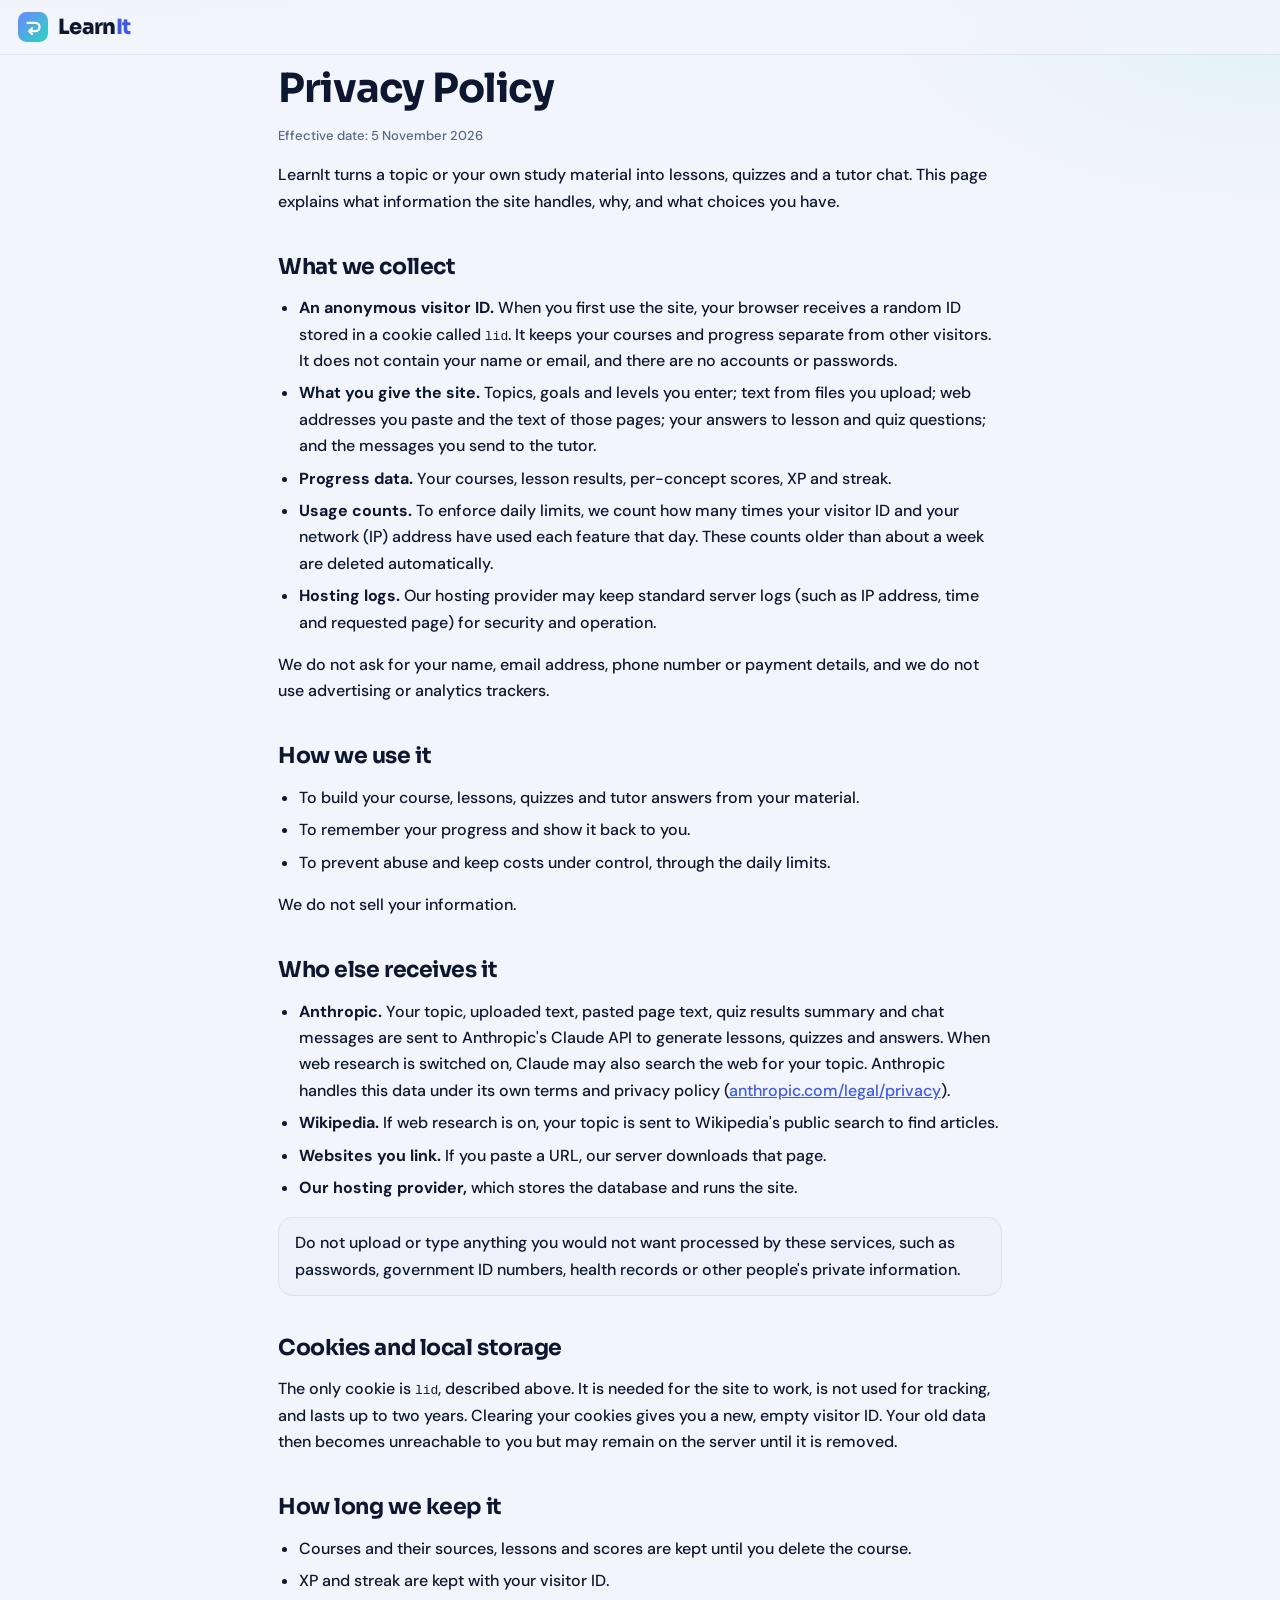
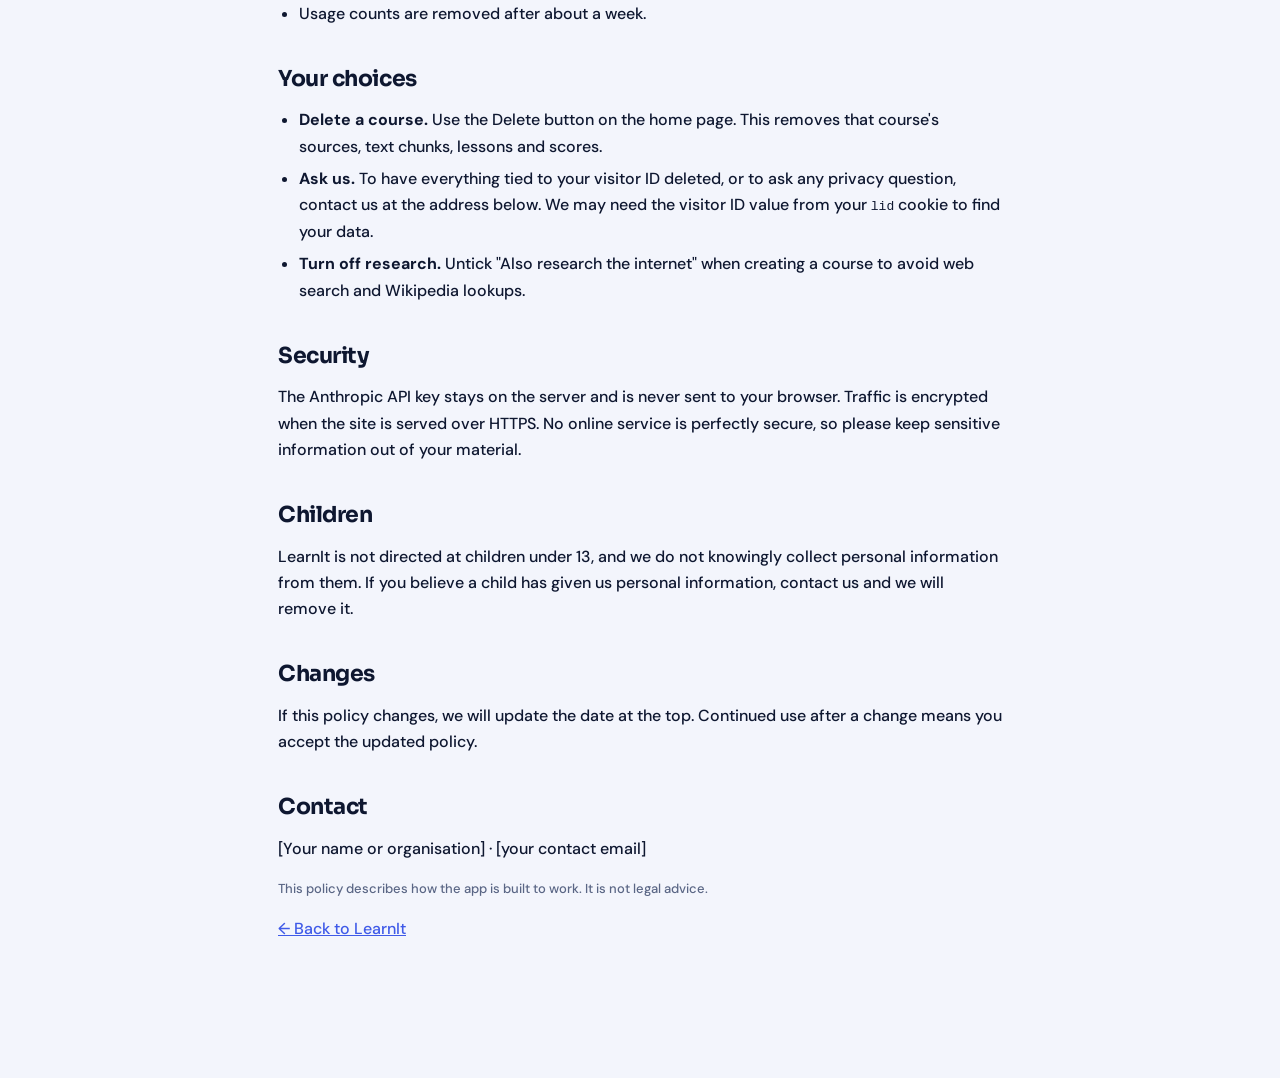
<file: privacy.html>
<!doctype html>
<html lang="en">
<head>
<meta charset="utf-8">
<meta name="viewport" content="width=device-width, initial-scale=1">
<title>Privacy Policy - LearnIt</title>
<link rel="preconnect" href="https://fonts.googleapis.com"><link rel="preconnect" href="https://fonts.gstatic.com" crossorigin>
<link rel="stylesheet" href="https://fonts.googleapis.com/css2?family=DM+Sans:wght@500;700&family=JetBrains+Mono:wght@500&family=Sora:wght@600;800&display=swap">
<link rel="stylesheet" href="style.css">
<style>
.doc{line-height:1.65}.doc h2{margin-top:1.8em;font-size:22px}.doc ul{padding-left:1.3em}.doc li{margin:6px 0}
.doc a{color:var(--b)}.doc .note{background:var(--card);border:1px solid var(--line);border-radius:14px;padding:12px 16px}
</style>
</head>
<body>
<header id="top"><a class="logo" href="/"><svg viewBox="0 0 32 32" aria-hidden="true"><defs><linearGradient id="lg" x1="0" y1="0" x2="1" y2="1"><stop offset="0" stop-color="#6b88ff"/><stop offset="1" stop-color="#2dd4bf"/></linearGradient></defs><rect width="32" height="32" rx="9" fill="url(#lg)"/><path d="M10 11.5h8.5a4.5 4.5 0 0 1 0 9H12m0 0 3-3m-3 3 3 3" fill="none" stroke="#fff" stroke-width="2.4" stroke-linecap="round" stroke-linejoin="round"/></svg><span>Learn<em>It</em></span></a></header>
<main class="doc">
<h1>Privacy Policy</h1>
<p class="small">Effective date: 5 November 2026</p>
<p>LearnIt turns a topic or your own study material into lessons, quizzes and a tutor chat. This page explains what information the site handles, why, and what choices you have.</p>

<h2>What we collect</h2>
<ul>
<li><b>An anonymous visitor ID.</b> When you first use the site, your browser receives a random ID stored in a cookie called <code>lid</code>. It keeps your courses and progress separate from other visitors. It does not contain your name or email, and there are no accounts or passwords.</li>
<li><b>What you give the site.</b> Topics, goals and levels you enter; text from files you upload; web addresses you paste and the text of those pages; your answers to lesson and quiz questions; and the messages you send to the tutor.</li>
<li><b>Progress data.</b> Your courses, lesson results, per-concept scores, XP and streak.</li>
<li><b>Usage counts.</b> To enforce daily limits, we count how many times your visitor ID and your network (IP) address have used each feature that day. These counts older than about a week are deleted automatically.</li>
<li><b>Hosting logs.</b> Our hosting provider may keep standard server logs (such as IP address, time and requested page) for security and operation.</li>
</ul>
<p>We do not ask for your name, email address, phone number or payment details, and we do not use advertising or analytics trackers.</p>

<h2>How we use it</h2>
<ul>
<li>To build your course, lessons, quizzes and tutor answers from your material.</li>
<li>To remember your progress and show it back to you.</li>
<li>To prevent abuse and keep costs under control, through the daily limits.</li>
</ul>
<p>We do not sell your information.</p>

<h2>Who else receives it</h2>
<ul>
<li><b>Anthropic.</b> Your topic, uploaded text, pasted page text, quiz results summary and chat messages are sent to Anthropic's Claude API to generate lessons, quizzes and answers. When web research is switched on, Claude may also search the web for your topic. Anthropic handles this data under its own terms and privacy policy (<a href="https://www.anthropic.com/legal/privacy" target="_blank" rel="noopener">anthropic.com/legal/privacy</a>).</li>
<li><b>Wikipedia.</b> If web research is on, your topic is sent to Wikipedia's public search to find articles.</li>
<li><b>Websites you link.</b> If you paste a URL, our server downloads that page.</li>
<li><b>Our hosting provider,</b> which stores the database and runs the site.</li>
</ul>
<p class="note">Do not upload or type anything you would not want processed by these services, such as passwords, government ID numbers, health records or other people's private information.</p>

<h2>Cookies and local storage</h2>
<p>The only cookie is <code>lid</code>, described above. It is needed for the site to work, is not used for tracking, and lasts up to two years. Clearing your cookies gives you a new, empty visitor ID. Your old data then becomes unreachable to you but may remain on the server until it is removed.</p>

<h2>How long we keep it</h2>
<ul>
<li>Courses and their sources, lessons and scores are kept until you delete the course.</li>
<li>XP and streak are kept with your visitor ID.</li>
<li>Usage counts are removed after about a week.</li>
</ul>

<h2>Your choices</h2>
<ul>
<li><b>Delete a course.</b> Use the Delete button on the home page. This removes that course's sources, text chunks, lessons and scores.</li>
<li><b>Ask us.</b> To have everything tied to your visitor ID deleted, or to ask any privacy question, contact us at the address below. We may need the visitor ID value from your <code>lid</code> cookie to find your data.</li>
<li><b>Turn off research.</b> Untick "Also research the internet" when creating a course to avoid web search and Wikipedia lookups.</li>
</ul>

<h2>Security</h2>
<p>The Anthropic API key stays on the server and is never sent to your browser. Traffic is encrypted when the site is served over HTTPS. No online service is perfectly secure, so please keep sensitive information out of your material.</p>

<h2>Children</h2>
<p>LearnIt is not directed at children under 13, and we do not knowingly collect personal information from them. If you believe a child has given us personal information, contact us and we will remove it.</p>

<h2>Changes</h2>
<p>If this policy changes, we will update the date at the top. Continued use after a change means you accept the updated policy.</p>

<h2>Contact</h2>
<p>[Your name or organisation] · [your contact email]</p>
<p class="small">This policy describes how the app is built to work. It is not legal advice.</p>
<p><a href="/">← Back to LearnIt</a></p>
</main>
</body>
</html>
</file>
<file: style.css>
/* LearnIt UI: dark-first, light via system setting. Tokens first, components after. */
:root{
  --bg:#0a0f1f;--surface:#111936;--card:#161f42;--line:#27325c;--fg:#eaf0ff;--mut:#95a2c9;
  --b:#6b88ff;--bd:#4660e6;--brand-ink:#fff;--glow:rgba(107,136,255,.35);--teal:#2dd4bf;
  --g:#34d399;--gd:#1fa476;--r:#ff6b6b;--rd:#d94a4a;--y:#fbbf24;
  --ok-bg:rgba(52,211,153,.14);--bad-bg:rgba(255,107,107,.14);--sel-bg:rgba(107,136,255,.16);
  --shadow:0 10px 30px rgba(0,0,0,.35);
  --display:"Sora","Segoe UI",system-ui,sans-serif;--body:"DM Sans","Segoe UI",system-ui,sans-serif;--mono:"JetBrains Mono",ui-monospace,Menlo,monospace;
  color-scheme:dark}
@media (prefers-color-scheme:light){:root{
  --bg:#f3f5fc;--surface:#ffffff;--card:#eef1fa;--line:#dbe1f2;--fg:#0e1730;--mut:#5a6685;
  --b:#3f5ae8;--bd:#2d44c4;--glow:rgba(63,90,232,.22);--teal:#0fa8a0;
  --g:#12a06a;--gd:#0c7b50;--r:#d64545;--rd:#b13030;--y:#d99a00;
  --ok-bg:rgba(18,160,106,.12);--bad-bg:rgba(214,69,69,.1);--sel-bg:rgba(63,90,232,.1);
  --shadow:0 8px 24px rgba(20,30,70,.08);color-scheme:light}}
*{box-sizing:border-box}
html{scroll-behavior:smooth}
body{margin:0;font-family:var(--body);background:var(--bg);color:var(--fg);font-weight:500;line-height:1.55;min-height:100vh;
  background-image:radial-gradient(900px 420px at 12% -8%,var(--glow),transparent 60%),radial-gradient(700px 360px at 100% 0%,rgba(45,212,191,.10),transparent 60%);background-repeat:no-repeat}
h1,h2,h3{font-family:var(--display);letter-spacing:-.02em;line-height:1.12;margin:0}
h1{font-size:clamp(28px,5vw,40px)}h2{font-size:24px;margin:.9em 0 .4em}h3{font-size:19px}
a{color:var(--b)}
:focus-visible{outline:3px solid var(--b);outline-offset:2px;border-radius:8px}
header#top{display:flex;justify-content:space-between;align-items:center;padding:12px max(18px,env(safe-area-inset-left,0px));position:sticky;top:0;z-index:5;
  background:color-mix(in srgb,var(--bg) 78%,transparent);backdrop-filter:blur(14px);-webkit-backdrop-filter:blur(14px);border-bottom:1px solid var(--line)}
.logo{display:flex;align-items:center;gap:10px;font:800 21px var(--display);color:var(--fg);text-decoration:none;letter-spacing:-.03em}
.logo svg{width:30px;height:30px}
.logo em{font-style:normal;color:var(--b)}
.pills{display:flex;gap:8px}
.pill{display:inline-flex;align-items:center;gap:8px;margin:0;padding:6px 12px;border:1px solid var(--line);border-radius:999px;background:var(--surface);font:500 13px var(--mono)}
.pill i{width:8px;height:8px;border-radius:50%;background:var(--y);box-shadow:0 0 10px var(--y)}
.pill i.x{background:var(--teal);box-shadow:0 0 10px var(--teal)}
main{max-width:760px;margin:0 auto;padding:12px max(18px,env(safe-area-inset-left,0px)) 120px}
.hero{padding:34px 0 10px}
.eyebrow{font:500 12px var(--mono);letter-spacing:.12em;text-transform:uppercase;color:var(--teal)}
.hero h1{font-size:clamp(34px,7vw,56px);font-weight:800;margin:10px 0 14px}
.hero h1 span{background:linear-gradient(90deg,var(--b),var(--teal));-webkit-background-clip:text;background-clip:text;color:transparent}
.hero p{max-width:54ch;color:var(--mut);font-size:18px;margin:0}
.feats{display:flex;flex-wrap:wrap;gap:8px;margin:18px 0 8px}
.feats span{border:1px solid var(--line);background:var(--surface);border-radius:999px;padding:6px 13px;font-size:13px;font-weight:700;color:var(--mut)}
.card{background:var(--surface);border:1px solid var(--line);border-radius:18px;padding:20px;margin:14px 0;box-shadow:var(--shadow)}
.btn{border:0;border-radius:12px;padding:13px 22px;font:700 15px var(--body);color:var(--brand-ink);background:var(--b);cursor:pointer;box-shadow:0 4px 0 var(--bd),0 10px 24px var(--glow);transition:transform .12s,filter .12s}
.btn:hover{filter:brightness(1.08)}
.btn:active{transform:translateY(3px);box-shadow:0 1px 0 var(--bd)}
.btn.blue{background:var(--b)}
.btn.red{background:var(--r);box-shadow:0 4px 0 var(--rd)}
.btn.ghost{background:transparent;color:var(--fg);border:1px solid var(--line);box-shadow:none}
.btn.ghost:hover{border-color:var(--b)}
.btn:disabled{background:var(--line);color:var(--mut);box-shadow:none;cursor:not-allowed;filter:none}
input[type=text],textarea,select{width:100%;padding:12px 14px;border:1px solid var(--line);border-radius:12px;background:var(--bg);color:var(--fg);font:inherit;margin:6px 0;transition:border-color .15s,box-shadow .15s}
input[type=text]:focus,textarea:focus,select:focus{outline:none;border-color:var(--b);box-shadow:0 0 0 4px var(--glow)}
input[type=file]{width:100%;padding:14px;border:1.5px dashed var(--line);border-radius:12px;background:var(--bg);color:var(--mut);margin:6px 0}
label{display:block;margin-top:14px;font:700 13px var(--body);letter-spacing:.02em;color:var(--mut);text-transform:uppercase}
.small{font-size:13px;color:var(--mut);font-weight:500}
.row{display:flex;gap:12px;align-items:center;flex-wrap:wrap}
.bar{height:10px;border-radius:999px;background:var(--line);overflow:hidden;flex:1;min-width:60px}
.bar>i{display:block;height:100%;border-radius:999px;background:linear-gradient(90deg,var(--b),var(--teal));transition:width .35s}
.course{display:flex;justify-content:space-between;align-items:center;gap:14px;cursor:pointer;transition:transform .15s,border-color .15s}
.course:hover{border-color:var(--b);transform:translateY(-2px)}
.course b{font-family:var(--display);font-size:17px}
.tabs{display:flex;gap:6px;margin:18px 0;padding:5px;background:var(--surface);border:1px solid var(--line);border-radius:14px;overflow-x:auto}
.tab{flex:1;white-space:nowrap;padding:10px 14px;border:0;border-radius:10px;background:transparent;color:var(--mut);font:700 14px var(--body);cursor:pointer}
.tab:hover{color:var(--fg)}
.tab.on{background:var(--b);color:var(--brand-ink);box-shadow:0 4px 14px var(--glow)}
.unit{margin:30px 0 6px;padding:16px 18px;border-radius:16px;color:#fff;background:linear-gradient(120deg,#4660e6,#2a8fd4);box-shadow:var(--shadow)}
.unit.alt{background:linear-gradient(120deg,#1a9d8f,#2a8fd4)}
.unit h3{color:#fff}.unit p{margin:4px 0 0;font-size:14px;opacity:.92}
.path{display:flex;flex-direction:column;align-items:center;gap:48px;padding:34px 0 24px}
.node{width:76px;height:72px;border-radius:50%;border:0;font-size:26px;color:#fff;cursor:pointer;position:relative;
  background:radial-gradient(circle at 30% 25%,#8aa0ff,var(--b) 55%,var(--bd));box-shadow:0 7px 0 var(--bd),0 14px 28px var(--glow);transition:transform .12s}
.node:hover{transform:translateY(-2px)}
.node:active{transform:translateY(4px);box-shadow:0 3px 0 var(--bd)}
.node.locked{background:var(--card);color:var(--mut);box-shadow:0 7px 0 var(--line);cursor:not-allowed}
.node.done{background:radial-gradient(circle at 30% 25%,#ffe08a,var(--y));box-shadow:0 7px 0 #b88700,0 12px 26px rgba(251,191,36,.25);color:#3a2b00}
.node.current::after{content:"START";position:absolute;top:-34px;left:50%;transform:translateX(-50%);background:var(--surface);color:var(--b);border:1px solid var(--line);border-radius:10px;padding:2px 10px;font:500 11px var(--mono);letter-spacing:.1em;animation:bob 1.1s ease-in-out infinite alternate}
@keyframes bob{to{transform:translate(-50%,-5px)}}
.nlabel{font-size:13px;text-align:center;margin-top:8px;max-width:200px;color:var(--mut)}
.mast{display:flex;align-items:center;gap:12px;margin:12px 0}
.mast span.n{width:190px;font-size:14px;font-weight:700}
.mast .bar{height:8px}
.player{position:fixed;inset:0;background:var(--bg);background-image:radial-gradient(800px 380px at 50% -10%,var(--glow),transparent 65%);background-repeat:no-repeat;z-index:20;display:flex;flex-direction:column}
.ptop{display:flex;gap:16px;align-items:center;padding:16px 20px;max-width:760px;width:100%;margin:0 auto}
.ptop .x{font-size:20px;background:none;border:0;color:var(--mut);cursor:pointer}
.ptop b{font:700 15px var(--mono);color:var(--r)}
.pbody{flex:1;overflow:auto;padding:10px 20px;max-width:760px;width:100%;margin:0 auto;counter-reset:o}
.pbody h2{font-size:clamp(22px,4vw,28px);margin:8px 0 18px}
.opt{display:flex;align-items:center;gap:14px;width:100%;text-align:left;padding:15px 16px;margin:10px 0;border:1px solid var(--line);border-radius:14px;background:var(--surface);color:var(--fg);font:600 17px var(--body);cursor:pointer;counter-increment:o;transition:border-color .12s,background .12s,transform .12s}
.opt::before{content:counter(o,upper-alpha);flex:none;width:28px;height:28px;border-radius:8px;display:grid;place-items:center;border:1px solid var(--line);font:500 12px var(--mono);color:var(--mut)}
.opt:hover{border-color:var(--b);transform:translateX(2px)}
.opt.sel{border-color:var(--b);background:var(--sel-bg)}
.opt.sel::before{background:var(--b);border-color:var(--b);color:#fff}
.opt.ok{border-color:var(--g);background:var(--ok-bg)}.opt.ok::before{background:var(--g);border-color:var(--g);color:#06251a}
.opt.bad{border-color:var(--r);background:var(--bad-bg)}.opt.bad::before{background:var(--r);border-color:var(--r);color:#fff}
.fill{font-size:20px}
.bank,.ans{display:flex;gap:8px;flex-wrap:wrap;min-height:56px;padding:8px;border-radius:12px}
.ans{border:1.5px dashed var(--line);margin:12px 0}
.tok{padding:10px 15px;border:1px solid var(--line);border-radius:11px;background:var(--surface);color:var(--fg);font:600 16px var(--body);cursor:pointer;transition:border-color .12s}
.tok:hover{border-color:var(--b)}
.match{display:grid;grid-template-columns:1fr 1fr;gap:12px}
.match .tok.sel{border-color:var(--b);background:var(--sel-bg)}.match .tok.gone{visibility:hidden}.match .tok.wrong{border-color:var(--r);background:var(--bad-bg)}
.pfoot{padding:16px 20px;border-top:1px solid var(--line);background:var(--surface)}
.pfoot .in{max-width:760px;margin:0 auto;display:flex;justify-content:space-between;align-items:center;gap:14px}
.pfoot.ok{background:var(--ok-bg)}.pfoot.bad{background:var(--bad-bg)}
.pfoot b{font:800 19px var(--display)}.pfoot.ok b{color:var(--g)}.pfoot.bad b{color:var(--r)}
.teach{background:var(--surface);border:1px solid var(--line);border-radius:18px;padding:22px;font-size:18px;line-height:1.6;box-shadow:var(--shadow)}
.teach .ex{margin-top:14px;padding:12px 14px;border-left:3px solid var(--teal);background:var(--card);border-radius:4px 12px 12px 4px;font-size:16px}
.big{font-size:64px;text-align:center}
.center{text-align:center}
.hidden{display:none!important}
.spin{display:inline-block;width:16px;height:16px;border:3px solid var(--line);border-top-color:var(--b);border-radius:50%;animation:s 1s linear infinite;vertical-align:-3px;margin-right:8px}
@keyframes s{to{transform:rotate(360deg)}}
@media (prefers-reduced-motion:reduce){*{animation:none!important;transition:none!important}}
.src{display:flex;gap:10px;align-items:center;padding:9px 0;border-bottom:1px solid var(--line);font-size:14px}
.src a{color:var(--b);overflow-wrap:anywhere}
.tag{font:500 11px var(--mono);padding:2px 8px;border-radius:8px;background:var(--card);color:var(--teal);text-transform:uppercase;letter-spacing:.06em}
#chatFab{position:fixed;right:18px;bottom:18px;z-index:10;height:56px;padding:0 22px;border-radius:999px;border:0;background:var(--b);color:#fff;font:700 15px var(--body);cursor:pointer;box-shadow:0 10px 30px var(--glow)}
#chatFab:hover{filter:brightness(1.1)}
#chatPanel{position:fixed;right:0;top:0;bottom:0;width:min(430px,100%);background:color-mix(in srgb,var(--surface) 94%,transparent);backdrop-filter:blur(16px);-webkit-backdrop-filter:blur(16px);border-left:1px solid var(--line);z-index:30;display:flex;flex-direction:column;box-shadow:-20px 0 50px rgba(0,0,0,.25)}
.chat-head{display:flex;align-items:center;justify-content:space-between;gap:10px;padding:14px 16px;border-bottom:1px solid var(--line)}
.chat-head b{font-family:var(--display)}
.chat-head .x{background:none;border:0;font-size:18px;color:var(--mut);cursor:pointer}
#chatLog{flex:1;overflow:auto;padding:16px}
.msg{max-width:90%;padding:11px 15px;border-radius:16px;margin:9px 0;line-height:1.5;white-space:pre-wrap;overflow-wrap:anywhere}
.msg.u{background:var(--b);color:#fff;margin-left:auto;border-bottom-right-radius:5px}
.msg.a{background:var(--card);border:1px solid var(--line);border-bottom-left-radius:5px}
.msg .refs{display:block;margin-top:8px;font-size:12px;color:var(--mut)}.msg .refs a{color:var(--b)}
#chatForm{display:flex;gap:8px;padding:12px 16px;border-top:1px solid var(--line)}
#chatForm input{flex:1;margin:0}
#chatForm button{border:0;background:var(--b);color:#fff;font-weight:700;border-radius:12px;padding:0 18px;cursor:pointer}
.foot{text-align:center;padding:12px 16px 100px;font-size:13px}.foot a{color:var(--mut)}
@media(max-width:560px){.mast span.n{width:110px}.pbody h2{margin-top:2px}}
</file>
